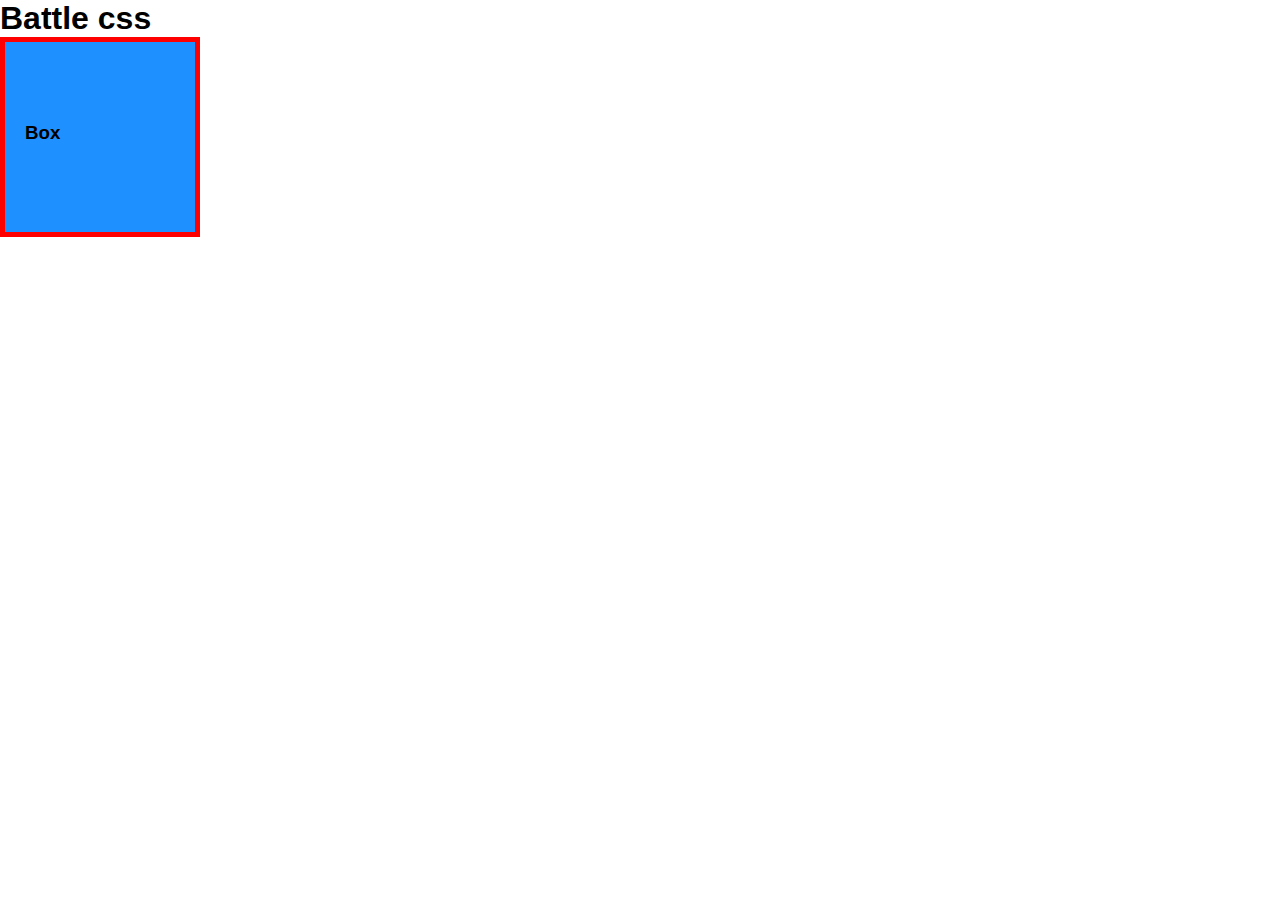
<file: index.html>
<!DOCTYPE html>
<html lang="en">
<head>
    <meta charset="UTF-8">
    <meta http-equiv="X-UA-Compatible" content="IE=edge">
    <meta name="viewport" content="width=device-width, initial-scale=1.0">
    <title>Document</title>
    <link rel="stylesheet" href="./style.css">
</head>
<body>
    <h1>Battle css</h1>
    <div class="box">
        <h3>Box</h3>
    </div>
</body>
</html>
</file>
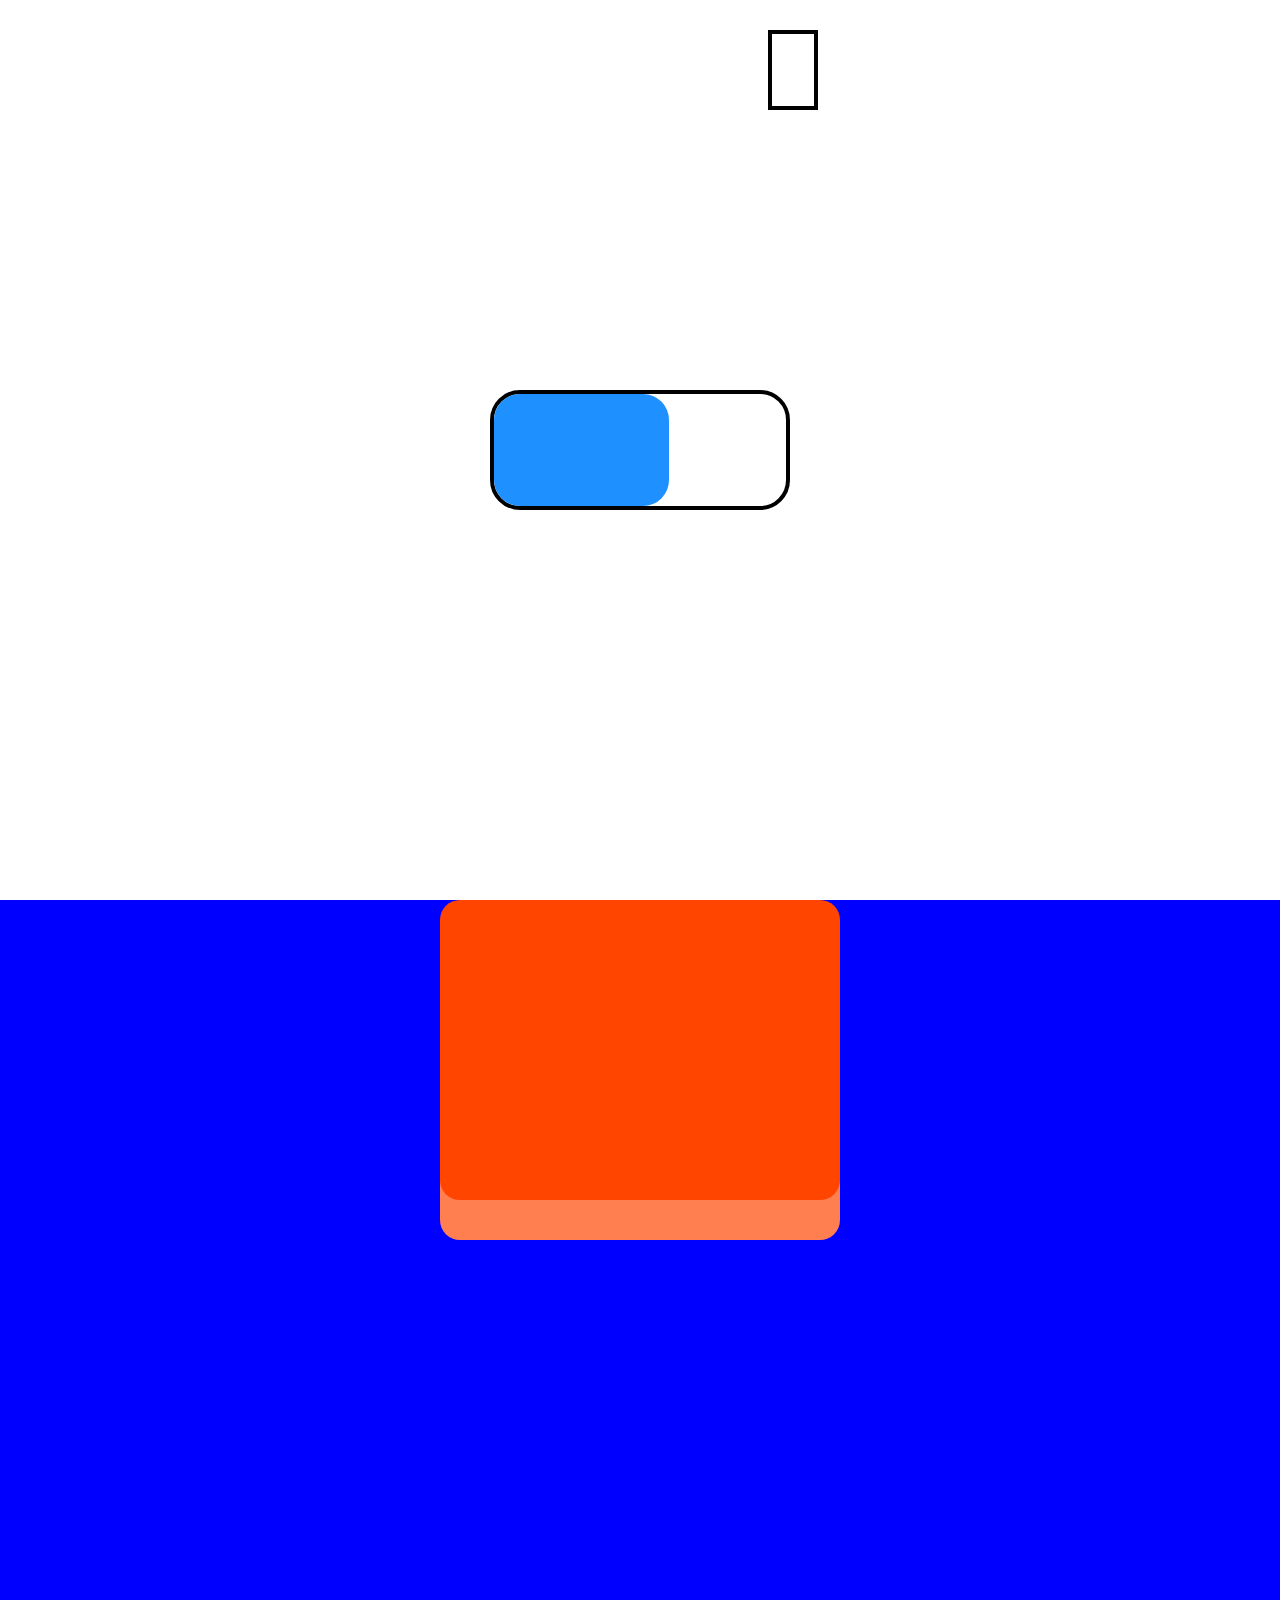
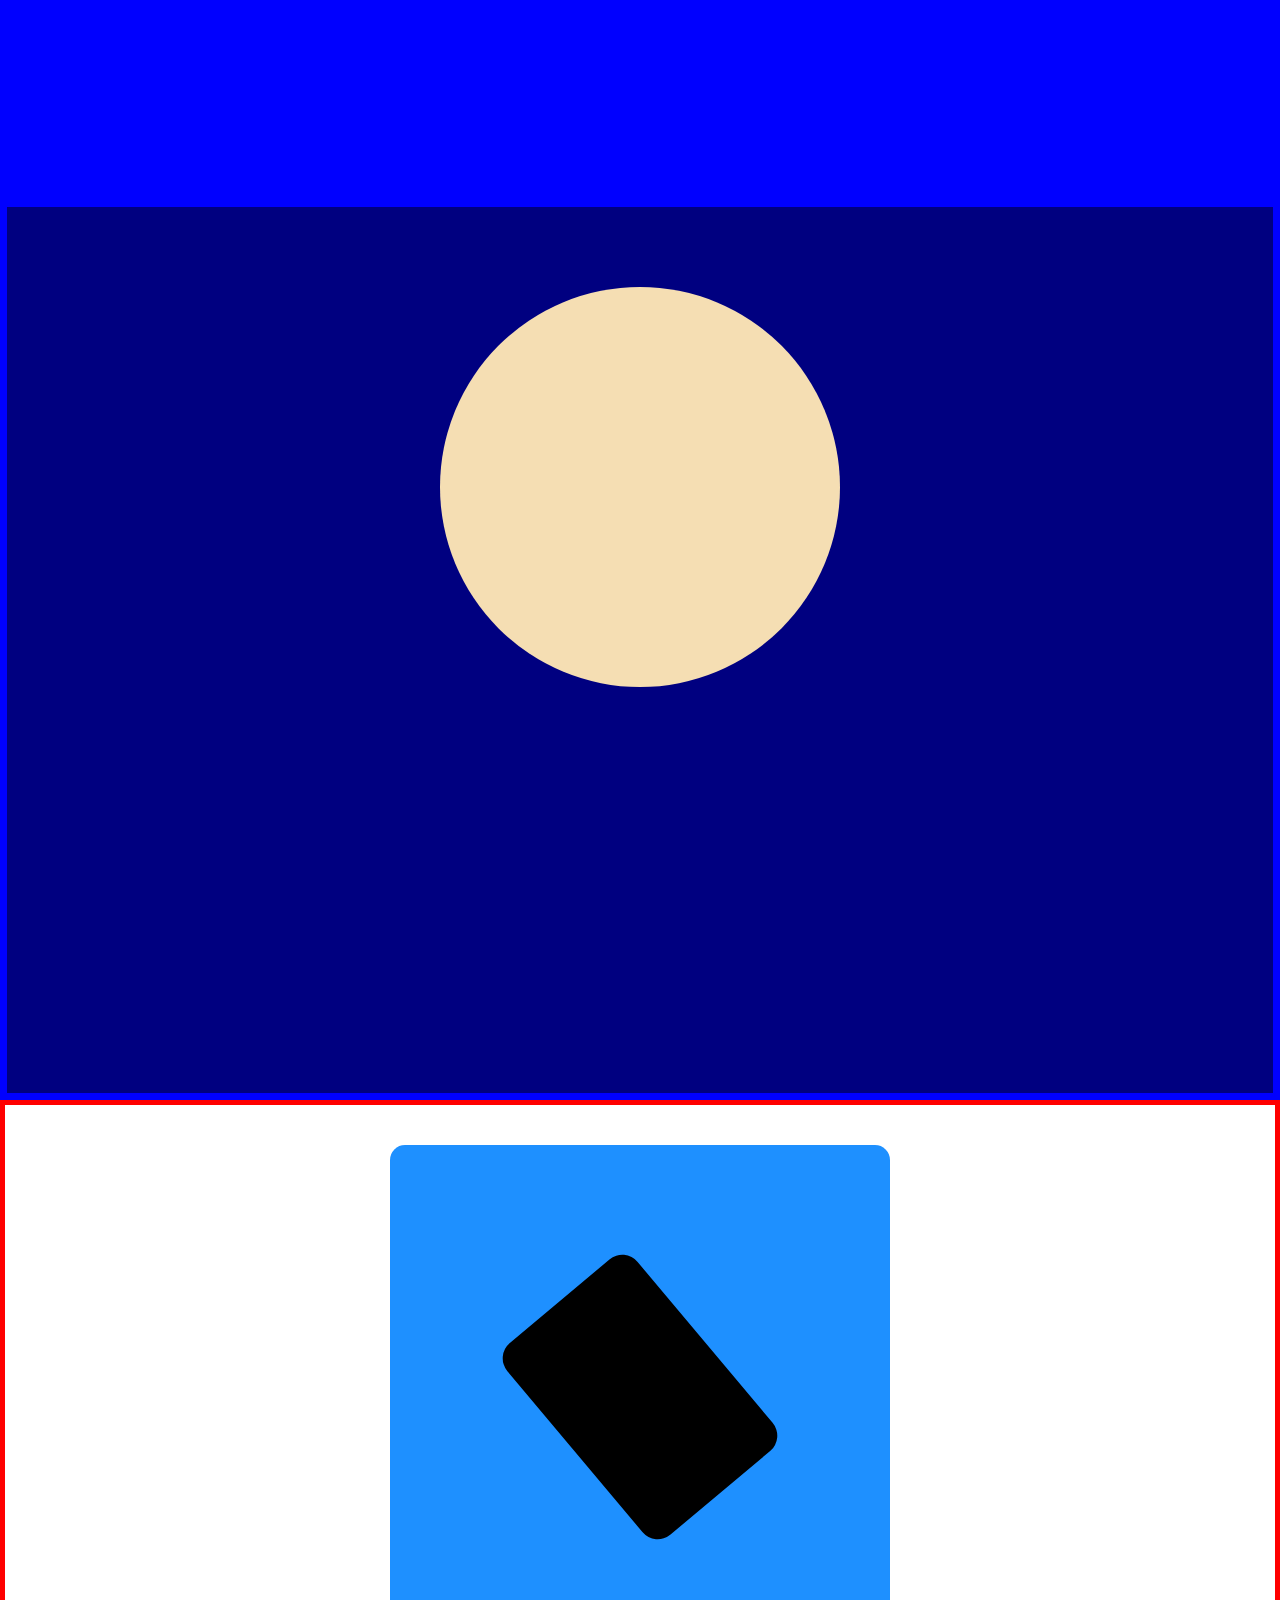
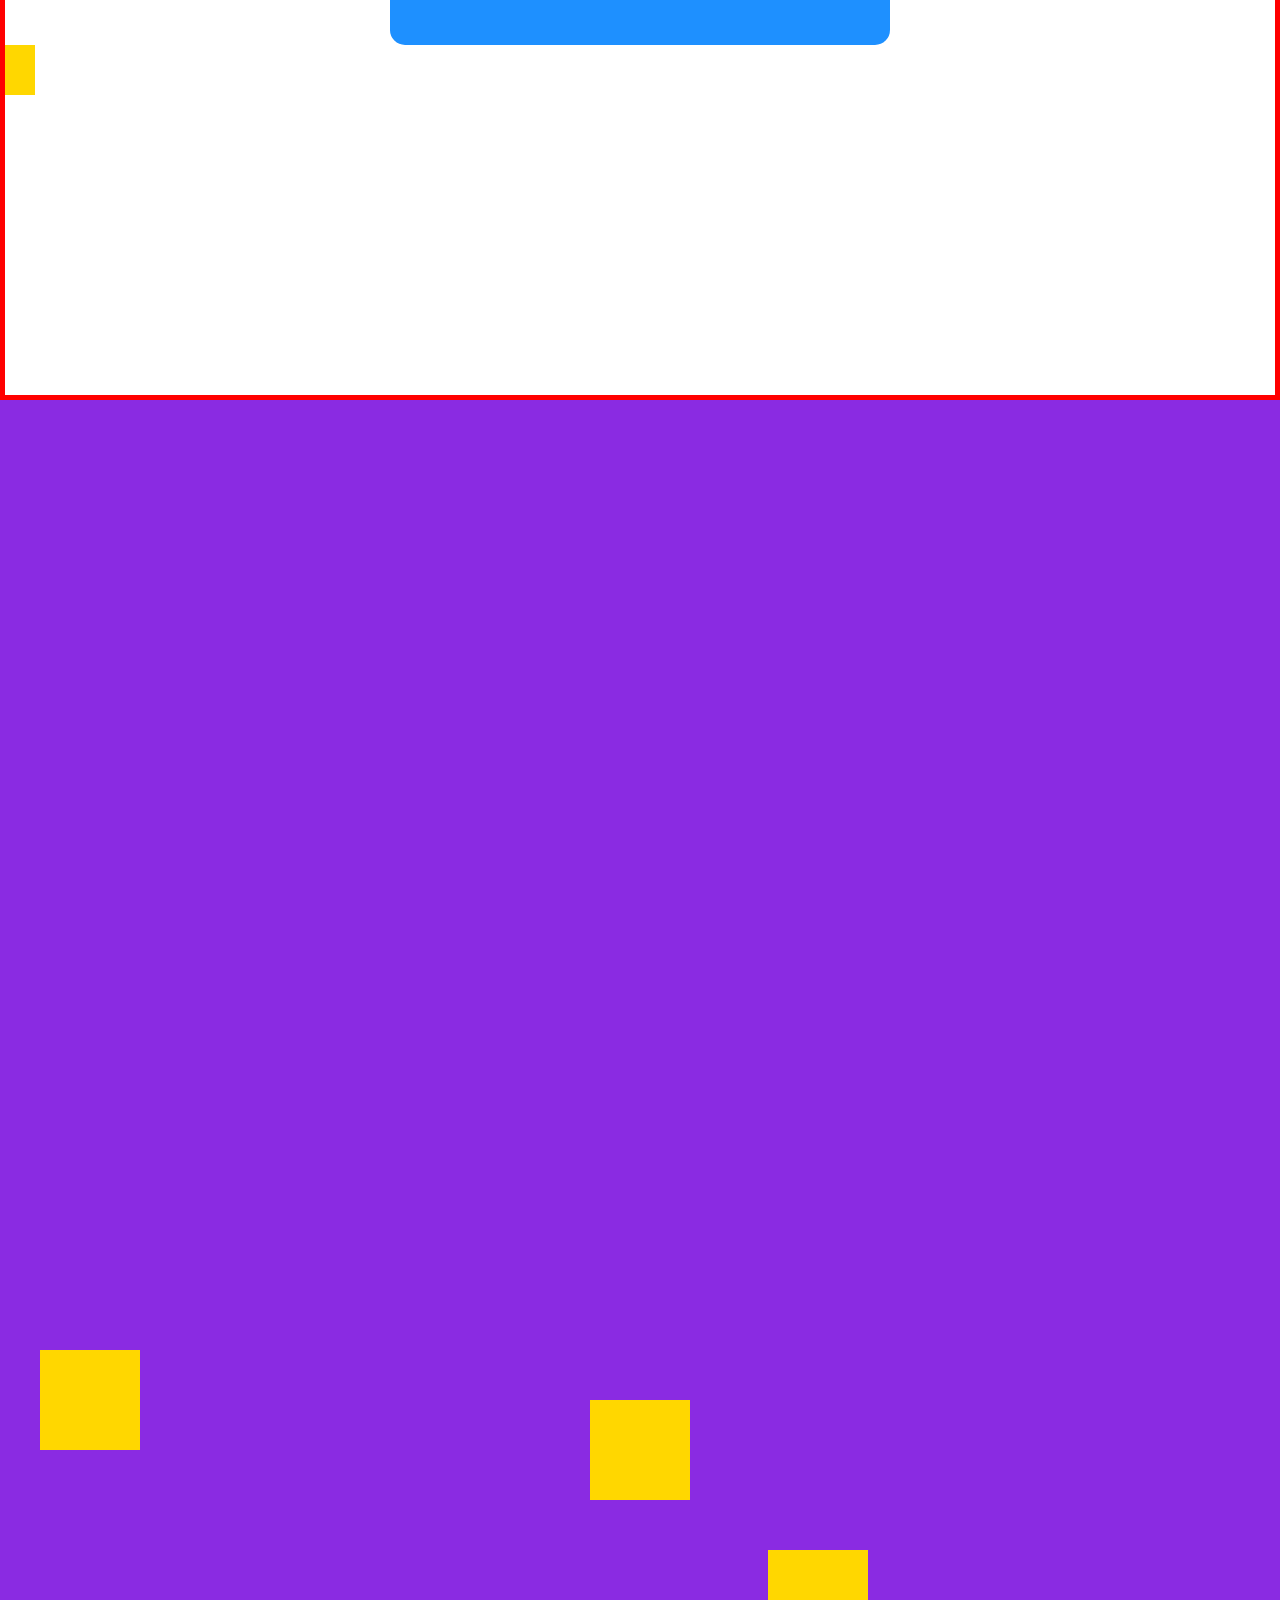
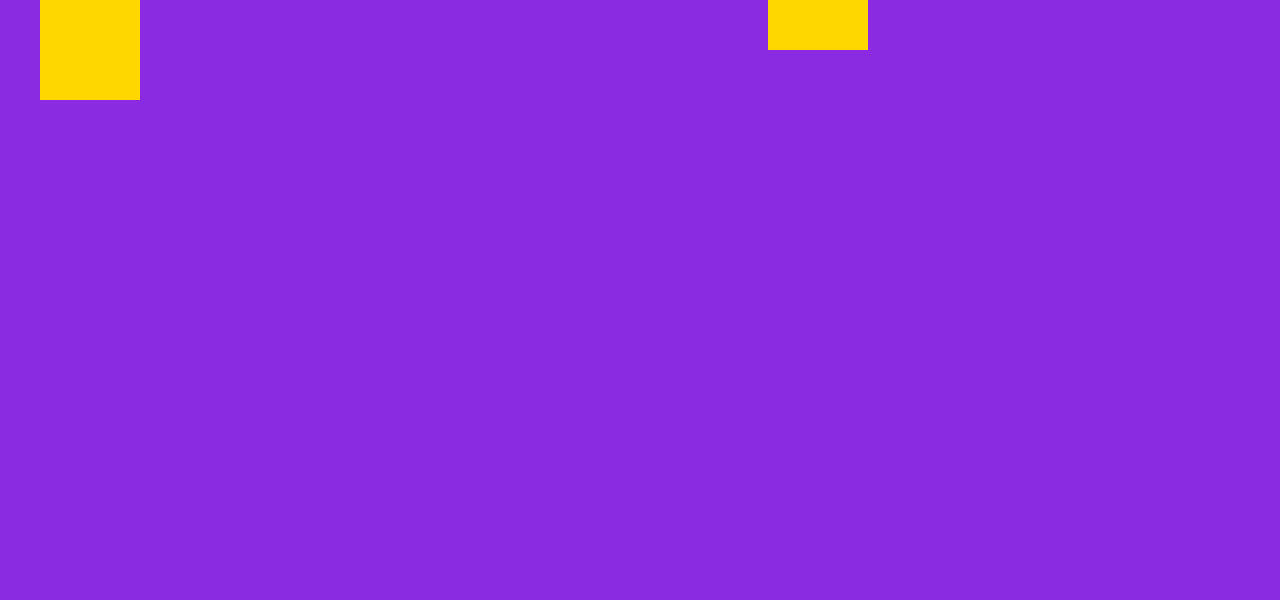
<file: battle.html>
<!DOCTYPE html>
<html lang="en">
<head>
    <meta charset="UTF-8">
    <meta http-equiv="X-UA-Compatible" content="IE=edge">
    <meta name="viewport" content="width=device-width, initial-scale=1.0">
    <title>Document</title>
    <link rel="stylesheet" href="./battle.css">
</head>
<body>
    <div class="tash">
        <div class="yard">
            <div class="rang"></div>
        </div>
        <div class="y"></div>
    </div>
    <div class="hash">
        <div class="rasm">
            <div class="rasm2">

            </div>
        </div>
    </div>
    <div class="mountain">
        <div class="card">
            <div class="banner1"></div>
            <div class="banner2"></div>
        </div>
    </div>
    <div class="container">
        <div class="div1">
            <div class="div2"></div>
        </div>
        
        <div class="div3">

        </div>
    </div>
    <section>
 
    </section>
    <section>
        <div class="b"> 
    </div>
        <div class="b1"> 
    </div>
        <div class="b2"> 
    </div>
        <div class="b3"> 
    </div>
    </section>
</body>
</html>
</file>
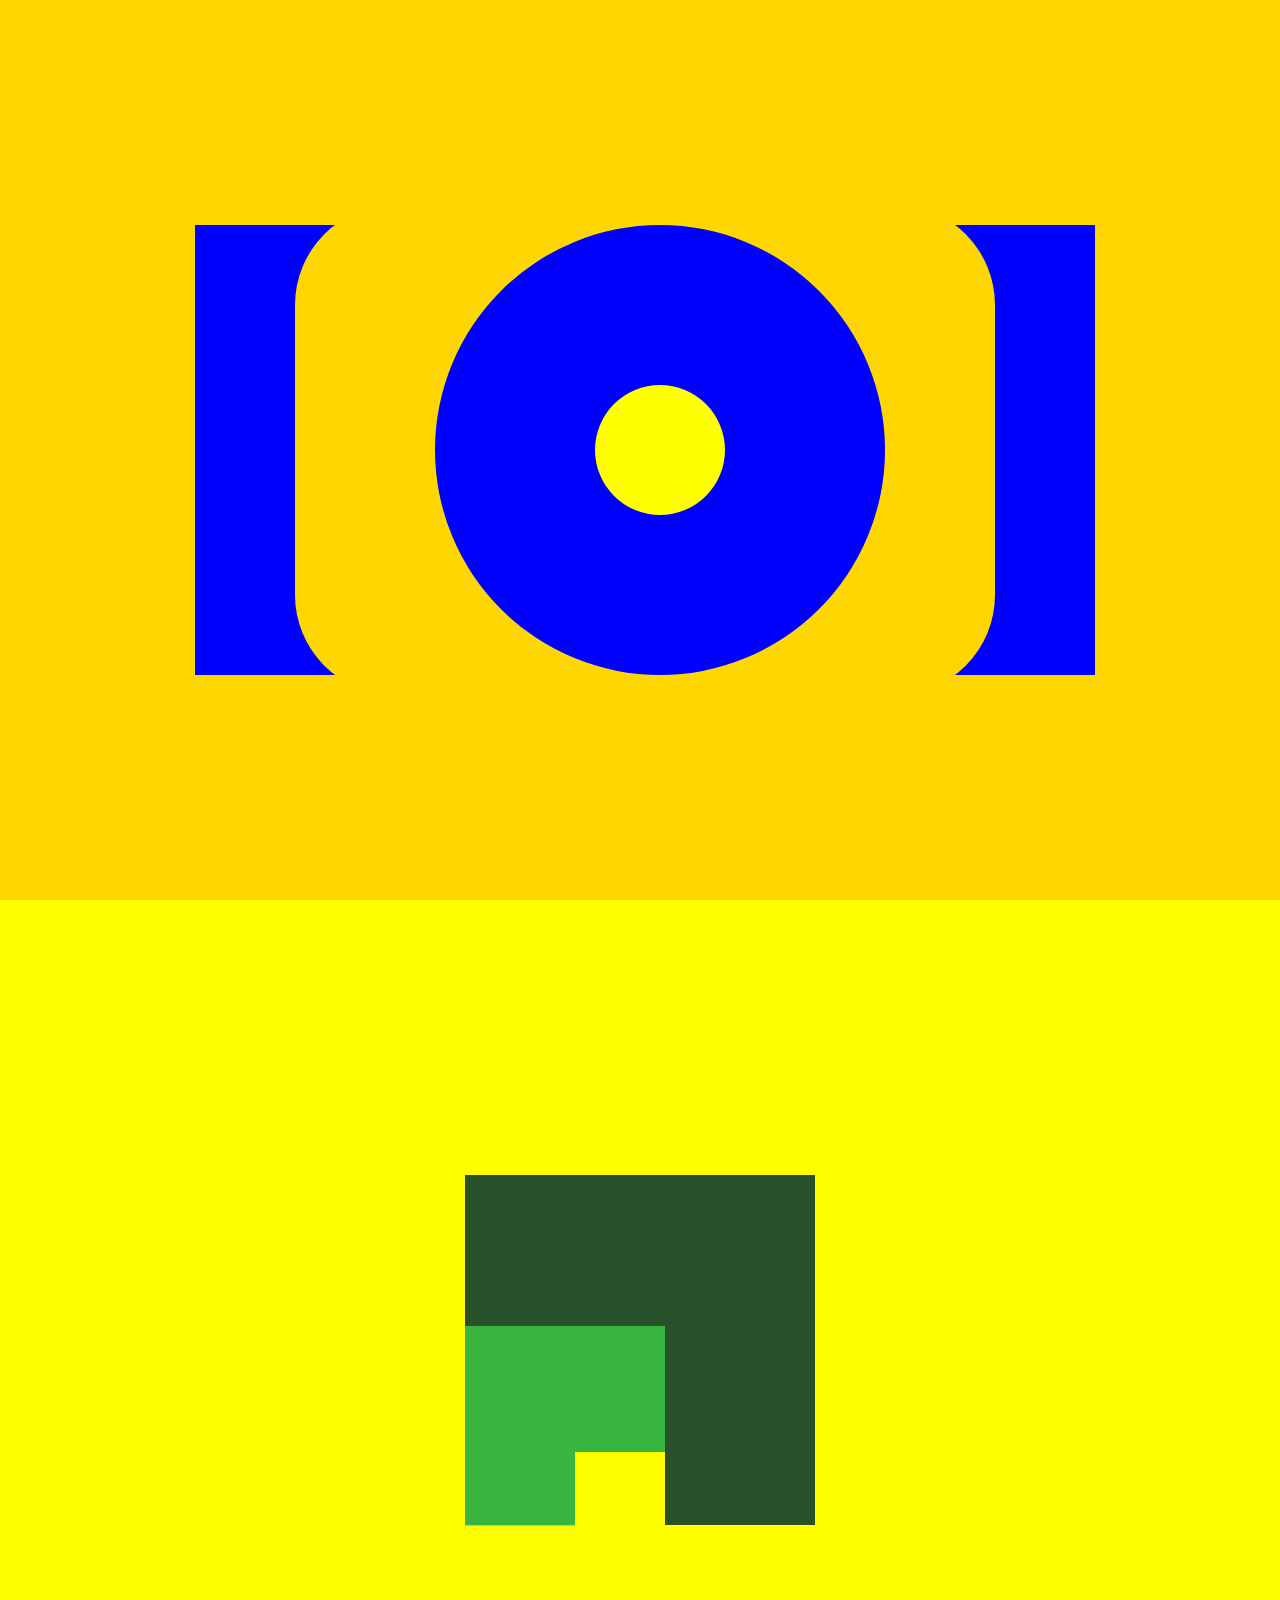
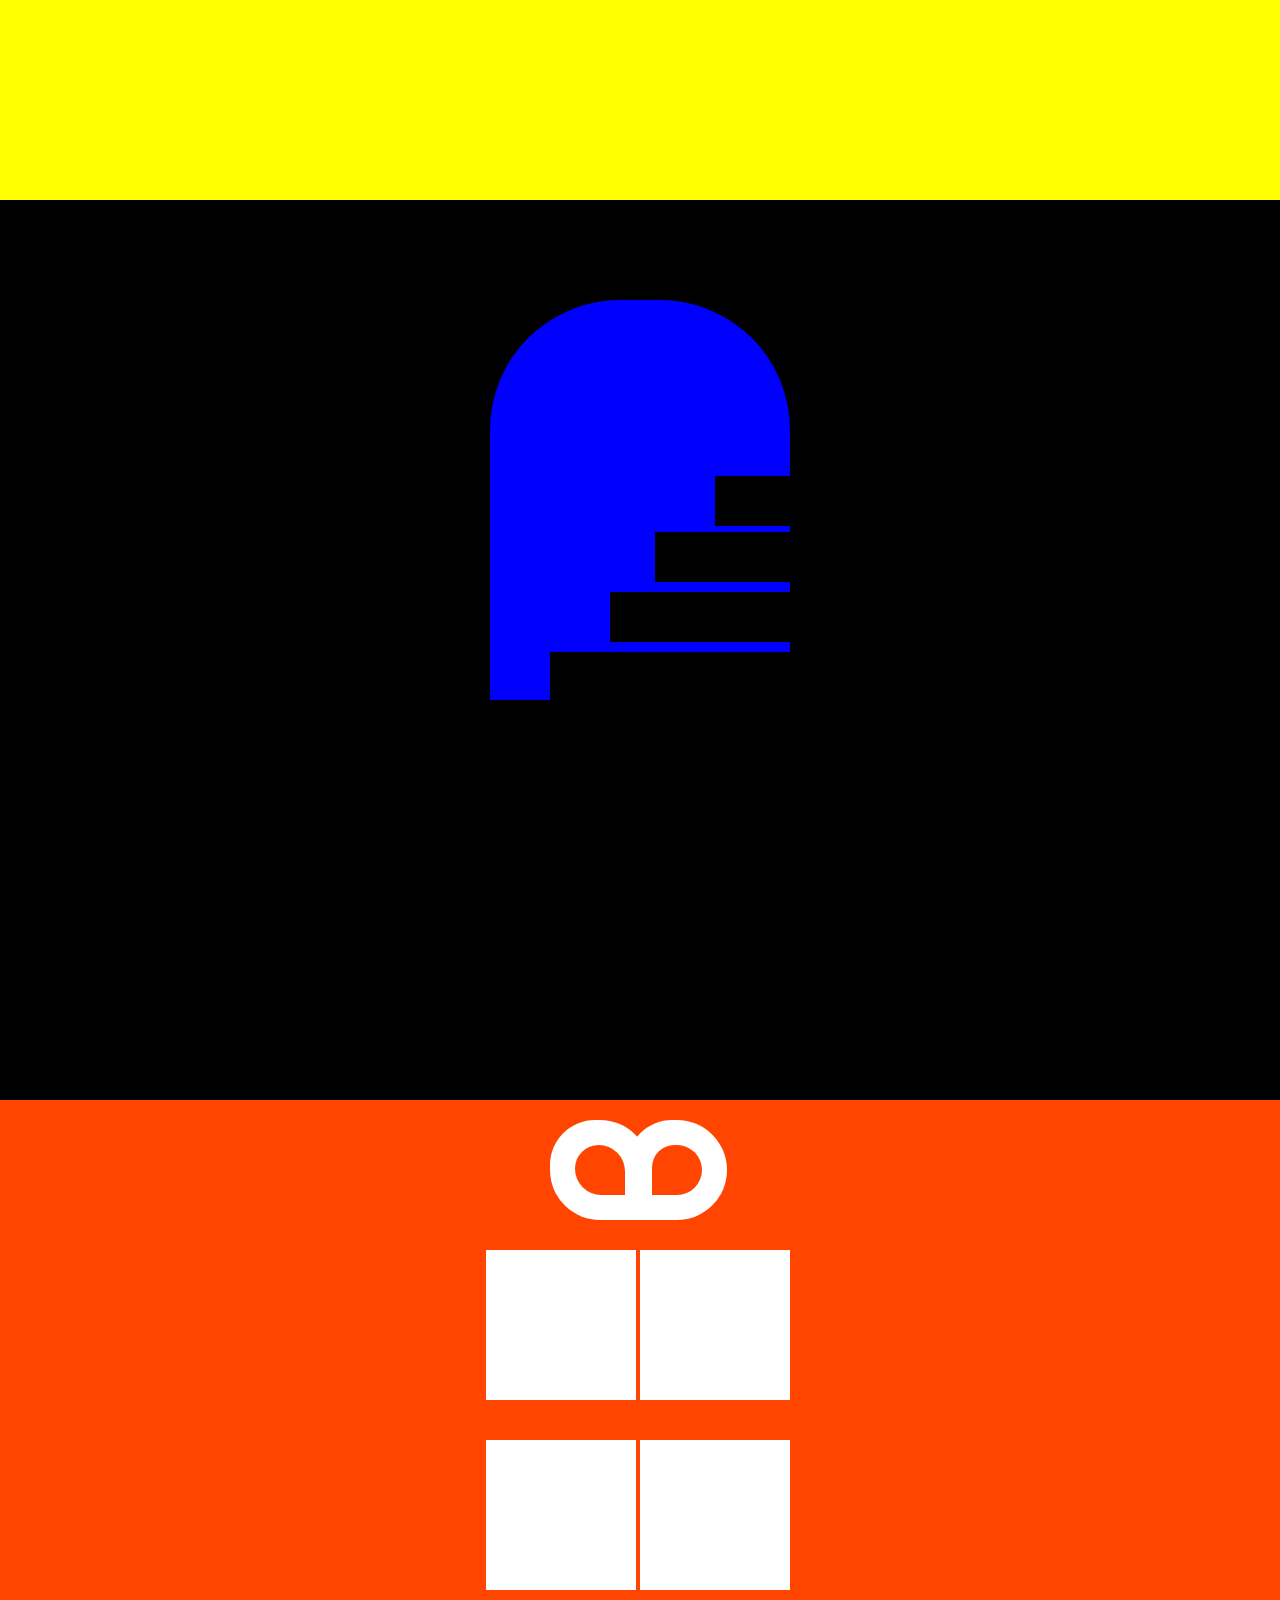
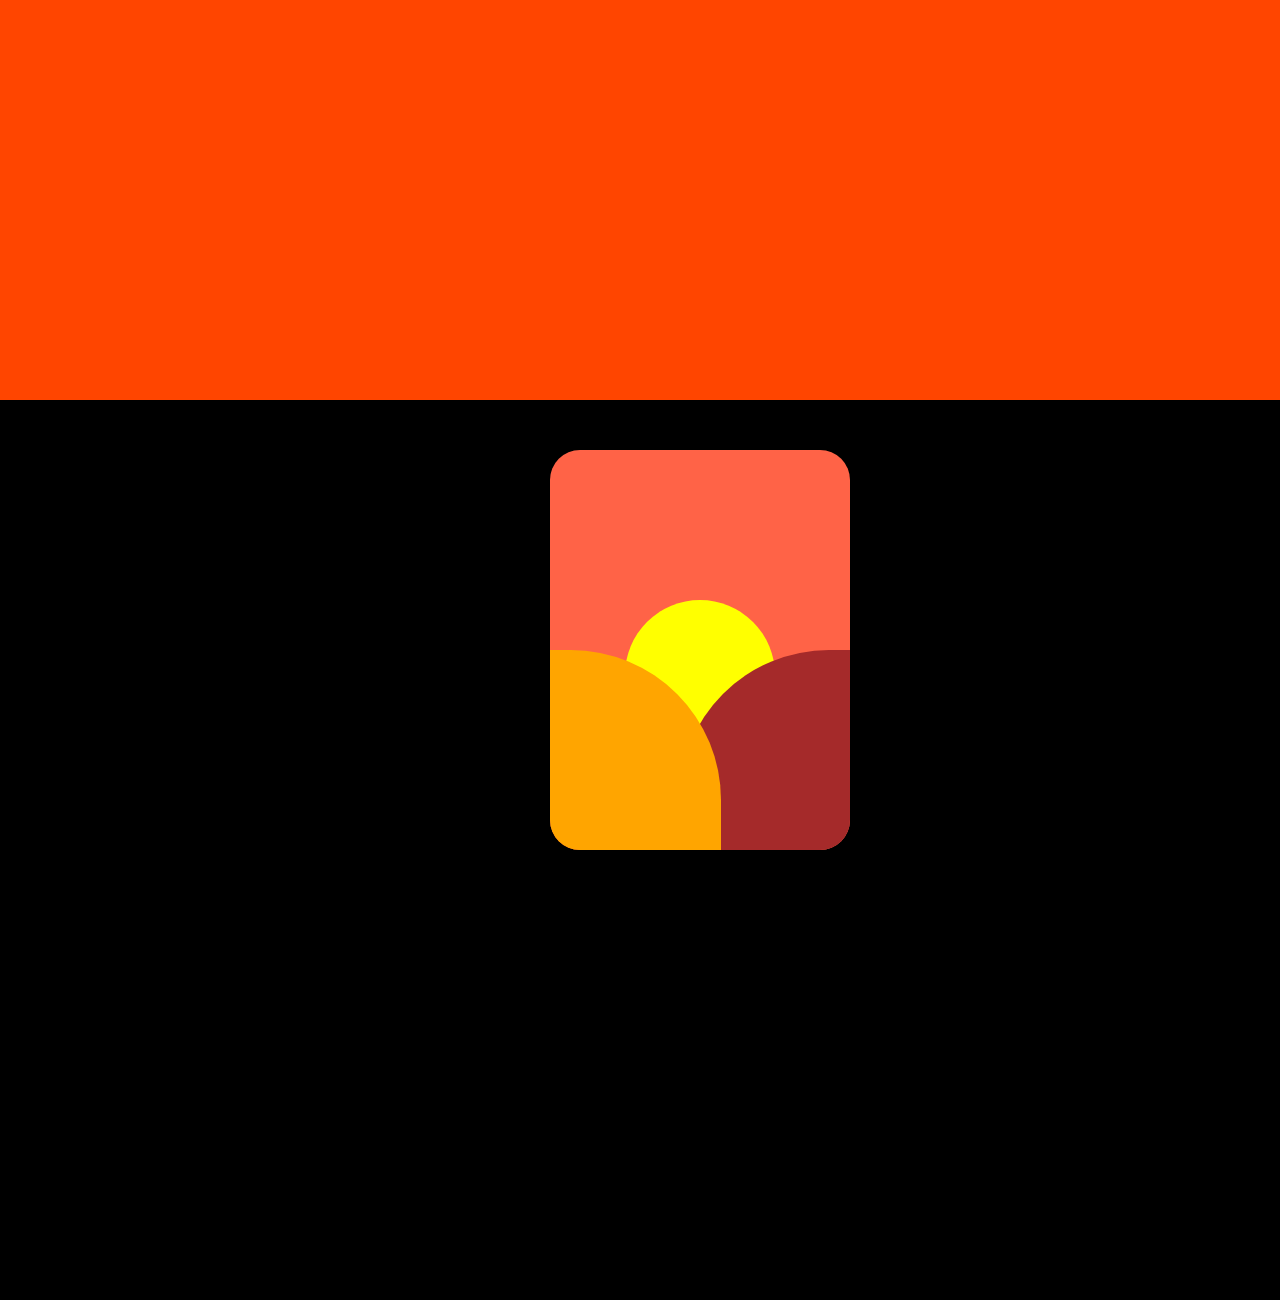
<file: homework.html>
<!DOCTYPE html>
<html lang="en">
<head>
    <meta charset="UTF-8">
    <meta http-equiv="X-UA-Compatible" content="IE=edge">
    <meta name="viewport" content="width=device-width, initial-scale=1.0">
    <title>Document</title>
    <link rel="stylesheet" href="./homework.css">
</head>
<body>
    <div class="Levandowski">
        <div class="ronaldo">
          <div class="pedri"></div>
        </div>
        <div class="benzema">
          <div class="fati">
          </div>
        </div>
        <div class="ferran">
               <div class="terstegen"></div> 
               
        </div>
      </div>

    <div class="dars">
        <div class="lesson">
            <div class="sinf">
                <br>
                <br>
                <br>
                <br>
                <br>
                <br>
                <br>
                
                <div class="barsa"></div>
            </div>
        </div>
    </div>
    <div class="homework">
        <div class="katta">
            <div class="dunyo"></div>
            <div class="dunyo1"></div>
            <div class="dunyo2"></div>
            <div class="dunyo3"></div>
        </div>
    </div>
    <div class="container">
        <div class="repper">
            <div class="aba"></div>
        </div>
        <div class="repper2">
            <div class="aba2"></div>
        </div>
        <div class="dada1"></div>
        <div class="dada2"></div>
        <div class="dada3"></div>
        <div class="dada4"></div>
        <div class="dada5"></div>
        
    </div>

    <div class="banner">
        <div class="rasm">
            <div class="card3"></div>
            <div class="card1"></div>
            <div class="card2"></div>

        </div>
    </div>
</body>
</html>
</file>
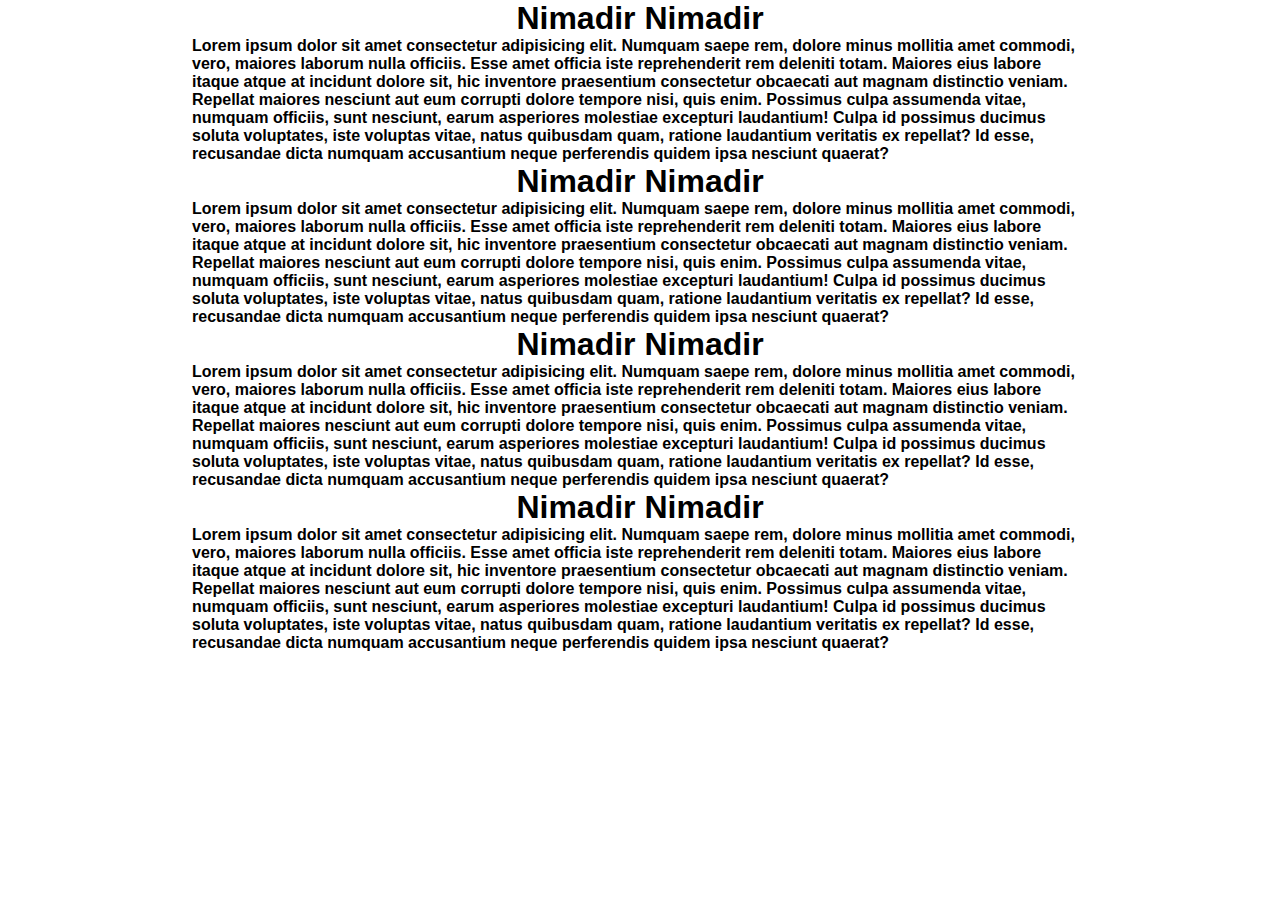
<file: imtihon.html>
<!DOCTYPE html>
<html lang="en">
<head>
    <meta charset="UTF-8">
    <meta http-equiv="X-UA-Compatible" content="IE=edge">
    <meta name="viewport" content="width=device-width, initial-scale=1.0">
    <title>Document</title>
    <link rel="stylesheet" href="./imtihon.css">
</head>
<body>
    <div class="div">
        <h1>Nimadir Nimadir</h1>
        <h4>Lorem ipsum dolor sit amet consectetur adipisicing elit. Numquam saepe rem, dolore minus mollitia amet commodi, vero, maiores laborum nulla officiis. Esse amet officia iste reprehenderit rem deleniti totam. Maiores eius labore itaque atque at incidunt dolore sit, hic inventore praesentium consectetur obcaecati aut magnam distinctio veniam. Repellat maiores nesciunt aut eum corrupti dolore tempore nisi, quis enim. Possimus culpa assumenda vitae, numquam officiis, sunt nesciunt, earum asperiores molestiae excepturi laudantium! Culpa id possimus ducimus soluta voluptates, iste voluptas vitae, natus quibusdam quam, ratione laudantium veritatis ex repellat? Id esse, recusandae dicta numquam accusantium neque perferendis quidem ipsa nesciunt quaerat?</h4>
</div>
<div class="div">
    <h1>Nimadir Nimadir</h1>
    <h4>Lorem ipsum dolor sit amet consectetur adipisicing elit. Numquam saepe rem, dolore minus mollitia amet commodi, vero, maiores laborum nulla officiis. Esse amet officia iste reprehenderit rem deleniti totam. Maiores eius labore itaque atque at incidunt dolore sit, hic inventore praesentium consectetur obcaecati aut magnam distinctio veniam. Repellat maiores nesciunt aut eum corrupti dolore tempore nisi, quis enim. Possimus culpa assumenda vitae, numquam officiis, sunt nesciunt, earum asperiores molestiae excepturi laudantium! Culpa id possimus ducimus soluta voluptates, iste voluptas vitae, natus quibusdam quam, ratione laudantium veritatis ex repellat? Id esse, recusandae dicta numquam accusantium neque perferendis quidem ipsa nesciunt quaerat?</h4>

</div>
<div class="div">
    <h1>Nimadir Nimadir</h1>
    <h4>Lorem ipsum dolor sit amet consectetur adipisicing elit. Numquam saepe rem, dolore minus mollitia amet commodi, vero, maiores laborum nulla officiis. Esse amet officia iste reprehenderit rem deleniti totam. Maiores eius labore itaque atque at incidunt dolore sit, hic inventore praesentium consectetur obcaecati aut magnam distinctio veniam. Repellat maiores nesciunt aut eum corrupti dolore tempore nisi, quis enim. Possimus culpa assumenda vitae, numquam officiis, sunt nesciunt, earum asperiores molestiae excepturi laudantium! Culpa id possimus ducimus soluta voluptates, iste voluptas vitae, natus quibusdam quam, ratione laudantium veritatis ex repellat? Id esse, recusandae dicta numquam accusantium neque perferendis quidem ipsa nesciunt quaerat?</h4>

</div>
<div class="div">
    <h1>Nimadir Nimadir</h1>
    <h4>Lorem ipsum dolor sit amet consectetur adipisicing elit. Numquam saepe rem, dolore minus mollitia amet commodi, vero, maiores laborum nulla officiis. Esse amet officia iste reprehenderit rem deleniti totam. Maiores eius labore itaque atque at incidunt dolore sit, hic inventore praesentium consectetur obcaecati aut magnam distinctio veniam. Repellat maiores nesciunt aut eum corrupti dolore tempore nisi, quis enim. Possimus culpa assumenda vitae, numquam officiis, sunt nesciunt, earum asperiores molestiae excepturi laudantium! Culpa id possimus ducimus soluta voluptates, iste voluptas vitae, natus quibusdam quam, ratione laudantium veritatis ex repellat? Id esse, recusandae dicta numquam accusantium neque perferendis quidem ipsa nesciunt quaerat?</h4>

</div>

</body>
</html>
</file>
<file: style.css>
*{
    margin: 0;
    padding: 0;
    /* padding va border width va height ichidan joy oladi element kattalashib ketmaydi */
    box-sizing: border-box;
    font-family: sans-serif;
}
.box{
    width: 200px;
    height: 200px;
    background: dodgerblue;
    border: 5px solid red;
    padding: 20px;
    padding-top: 80px;
}
</file>
<file: battle.css>
*{
    margin: 0;
    padding: 0;
    box-sizing: border-box;
    font-family: sans-serif;
}
section{
    width: 100%;
    height: 100vh;
    background: blueviolet;
    position: relative;
    overflow: hidden;
}
.div{
    width: 400px;
    height: 400px;
    background: gold;
    transform: rotate(45deg);
    position: absolute;
    top: -200px;
    left: -200px;
}
.b{
    width: 100px;
    height: 100px;
    background: gold;
    position: relative;
    top: 50px;
    left: 40px;
}
.b1{
    width: 100px;
    height: 100px;
    background: gold;
    position: relative;
    margin: auto;
    
}
.b2{
    width: 100px;
    height: 100px;
    background: gold;
    position: relative;
    left: 60%;
    top: 50px;
    right: 40px;
}
.b3{
    width: 100px;
    height: 100px;
    background: gold;
    position: relative;
    left: 40px;
    
}
.container{
    width: 100%;
    height: 100vh;
    border: 5px solid red;
}
.div1{
    width: 500px;
    height: 500px;
    background-color: dodgerblue;
    margin: auto;
    border-radius: 15px;
    margin-top: 40px;
    padding-top: 10%;
    
}
.div2{
    width: 170px;
    height: 250px;
    background: black;
    border-radius: 20px;
    transform: rotate(-40deg);
    margin: auto;
}
.div3{
    width: 30px;
    height: 50px;
    background: gold;
}
.mountain{
    width: 100%;
    height: 100vh;
    border: 7px solid blue;
    background: navy;
}
.card{
    width: 400px;
    height: 400px;
    border-radius: 50%;
    background: wheat;
    margin: auto;
    margin-top: 80px;
    overflow: hidden;
    position: relative;
}
.banner1{
    width: 200px;
    height: 200px;
    background: orangered;
    transform: rotate(-40deg);
    overflow: hidden;
    position: absolute;
    bottom: 200px;
    right: 500px;
}
.banner2{
    width: 100px;
    height: 100px;
    background: orangered;
    transform: rotate(-40deg);
    position: absolute;
    bottom: 200px;
    right: 700px;
    transition: r;
    overflow: hidden;
}
.hash{
    background: blue;
    width: 100%;
    height: 100vh;
    position: relative;
}
.rasm{
    width: 400px;
    height: 300px;
    background: orangered;
    border-radius: 20px;

    margin: auto;
    box-shadow: 0px 40px coral;
}
.rasm2{
    width: 300px;
    height: 40px;
    color: blue;
    position: absolute;
}
.tash{
    width: 100%;
    height: 100vh;
    overflow: hidden;
    display: flex;
    position: relative;
}
.yard{
    width: 300px;
    height: 120px;
    border: 4px solid black;
    margin: auto;
    border-radius: 30px;
}
.rang{
    background-color: dodgerblue;
    width: 60%;
    height: 100%;
    border-radius: 26px;
}
.y{
    width: 50px;
    height: 80px;
    border: 4px solid black;
    
    position: absolute;
    top: 50%;
    left: 60%;
    top: 30px;
}
</file>
<file: homework.css>
*{
    margin: 0;
    padding: 0;
    box-sizing: border-box;
    font-family: sans-serif;
}
.homework{
    width: 100%;
    height: 100vh;
    background: black;
}

.banner{
    width: 100%;
    height: 100vh;
    background: black;
    position: relative;
}
.rasm{
    width: 300px;
    height: 400px;
    background: tomato;
    margin: auto;
    overflow: hidden;
    position: absolute;
    left: 43%;
    border-radius: 30px;
    top: 50px;
}
.repper{
    width: 100px;
    height: 100px;
    background-color: white;
    border-radius: 45px 50px 0px 50px;
    position: relative;
    left: 43%;
    top: 20px;
    display: flex;
    align-items: center;
    justify-content: center;
}
.card1{
    width: 230px;
    height: 280px;
    background: brown;
    border-radius: 150px 0px 20px 0;
    position: absolute;
    top:200px;
    left: 43%;
}
.card2{
    width: 230px;
    height: 280px;
    background: orange;
    border-radius: 0px 150px 0px 20px;
    position: absolute;
    top:200px;
    right: 43%;
    
}
.card3{
    width: 150px;
    height: 150px;
    background: yellow;
    border-radius: 50%;
    position: absolute;
    left: 25%;
    top: 150px;
}
.container{
    width: 100%;
    height: 100vh;
    background: orangered;
    position: relative;
    overflow: hidden;
}
.dada3{
    width: 150px;
    height: 150px;
    background: white;
    position: absolute;
    left: 50%;  
    top: 150px; 
}

.dada2{
    width: 150px;
    height: 150px;
    background: white;
    position: absolute;
    left: 38%;  
    top: 150px; 
}
.dada3{
    width: 150px;
    height: 150px;
    background: white;
    position: absolute;
    left: 50%;  
    top: 150px; 
}
.dada4{
    width: 150px;
    height: 150px;
    background: white;
    position: absolute;
    left: 50%;  
    top: 340px; 
}
.dada5{
    width: 150px;
    height: 150px;
    background: white;
    position: absolute;
    left: 38%;  
    top: 340px; 
}
.aba{
    width: 50px;
    height: 50px;
    background: orangered;
    border-radius: 45px 50px 0px 50px;
}
.repper2{
    width: 100px;
    height: 100px;
    background: white;
    position: relative;
    display: flex;
    align-items: center;
    justify-content: center;
    border-radius: 45px 50px 50px 0px;
    position: relative;
    left: 49%;
    top: -80px;
    
}
.aba2{
    width: 50px;
    height: 50px;
    background: orangered;
    border-radius: 45px 50px 50px 0px;
    
}
.katta{
    width: 300px;
    height: 400px;
    background: blue;
    border-radius: 130px 130px 0px 0px;
    margin: auto;
    position: relative;
    top: 100px;
}
.dunyo{
    width: 80px;
    height: 50px;
    background: black;
    position: absolute;
    left: 75%;
    top: 44%;
}
.dunyo1{
    width: 150px;
    height: 50px;
    background: black;
    position: absolute;
    left: 55%;
    top: 58%;
}
.dunyo2{
    width: 210px;
    height: 50px;
    background: black;
    position: absolute;
    left: 40%;
    top: 73%;
}
.dunyo3{
    width: 290px;
    height: 50px;
    background: black;
    position: absolute;
    left: 20%;
    top: 88%;
}
.dars{
    width: 100%;
    height: 100vh;
    background: yellow;
    display: flex;
    align-items: center;
    justify-content: center;
}
.lesson{
    width: 350px;
    height: 350px;
    background: rgb(41, 82, 43);
}
.sinf{
    width: 200px;
    height: 200px;
    background: #43eb4ba6;
    margin-top: 43%;
}
.barsa{
    width: 90px;
    height: 90px;
    background: yellow;
    margin-left: 110px;
}



.Levandowski{
    width: 100%;
    height: 100vh;
    background: gold;
    display:flex;
    align-items:center;
    justify-content: center;
  }
  .ronaldo{
    width: 200px;
    height: 450px;
    background: blue;
    margin-left:10px;
    display:flex;
    align-items: center;
    text-align: right;
  }
  .pedri{
    width: 100px;
    height: 490px;
    background: gold;
    border-radius: 500px 0px 0px 500px;
    margin-left: 100px;
  }
  
  .benzema{
    width: 450px;
    height: 450px;
    background: blue;
    border-radius: 300px;
    margin-left:40px;
    display:flex;
    align-items:center;
    justify-content:center;
  }
  .fati{
    width:130px;
    height:130px;
    background: yellow;
    border-radius: 50%;
  }
  .ferran{
    width: 200px;
    height: 450px;
    background: blue;
    margin-left:10px;
    display:flex;
    align-items: center;
    text-align: right;
  }
  .terstegen{
      width: 100px;
    height: 490px;
    background: gold;
    border-radius: 0px 500px 500px 0px;
    margin-right: 100px;
  }
</file>
<file: imtihon.css>
*{
    margin:0;
    padding: 0;
    box-sizing: border-box;
    font-family: sans-serif;
}
.div{
   width: 70%;
   margin: auto;
   font-weight: 700; 
   text-align:xxцввв
}
.div h1{
    text-align: center;
}
</file>
